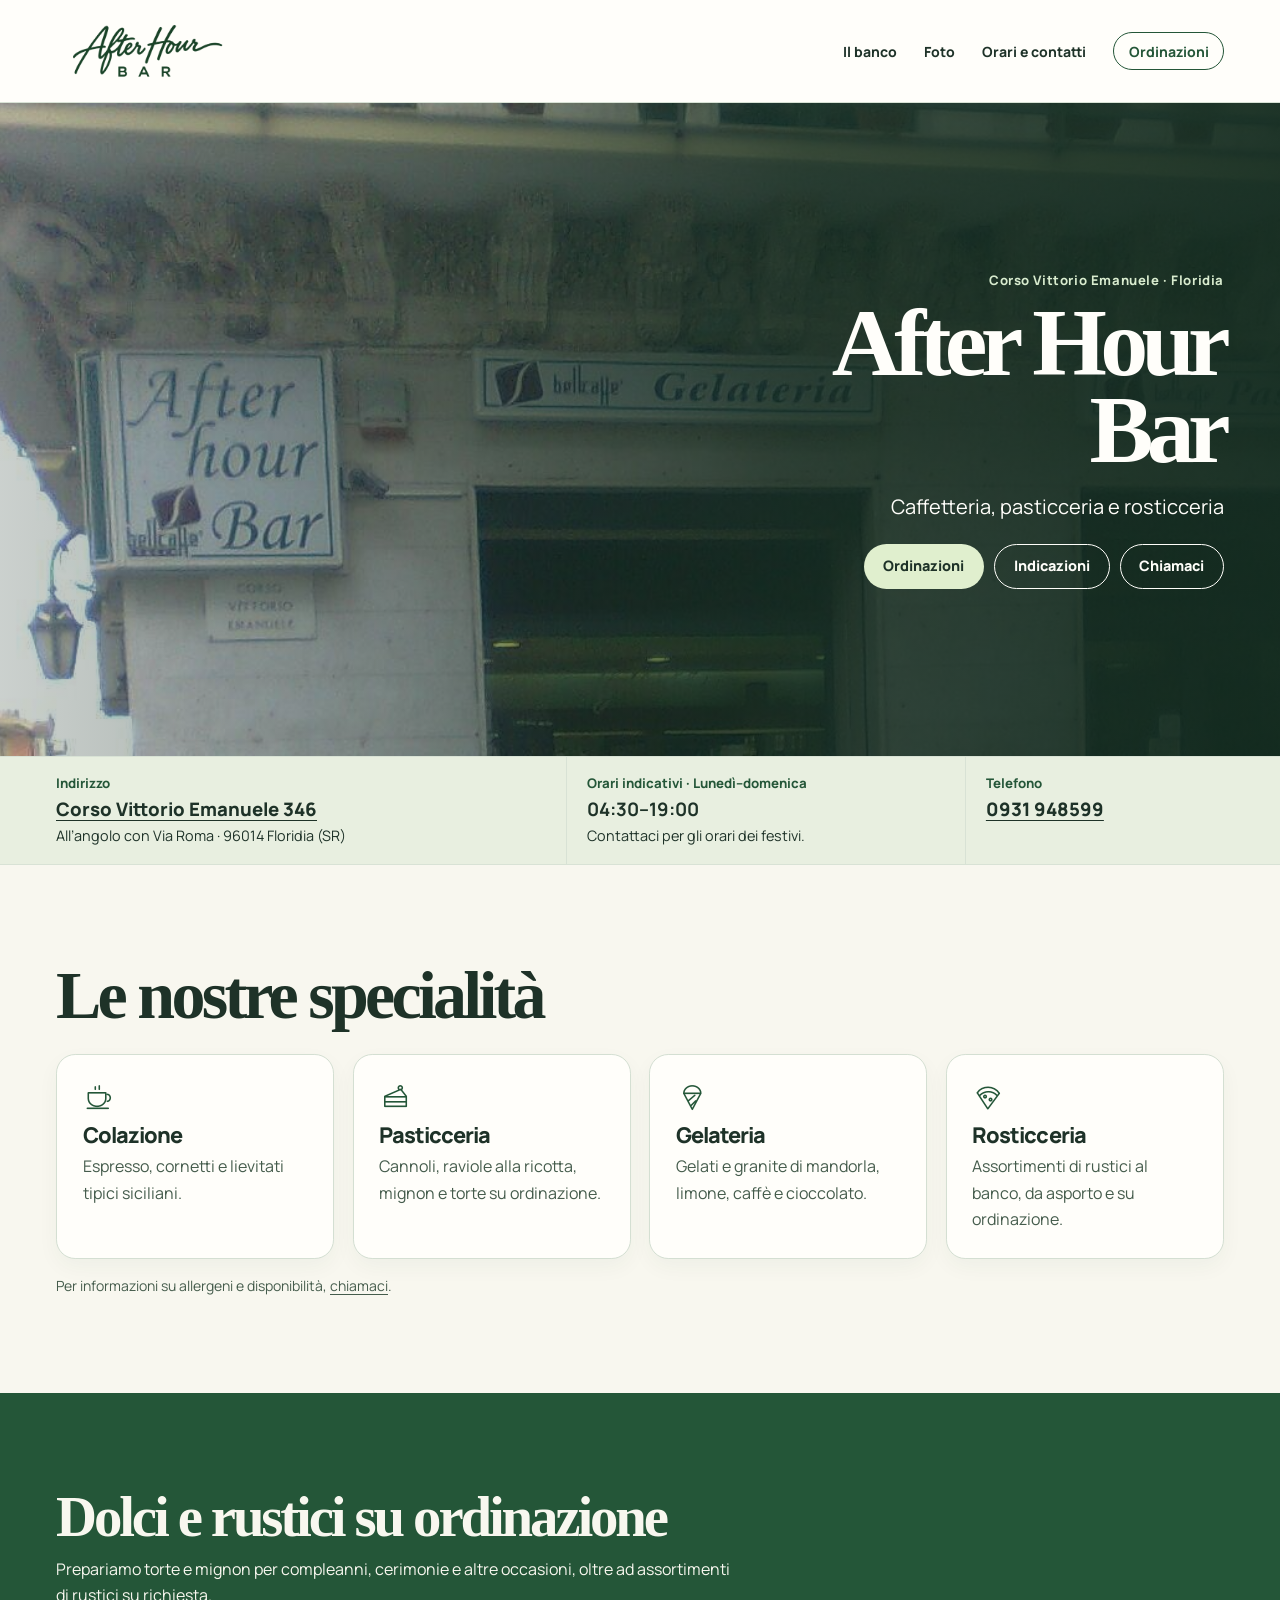
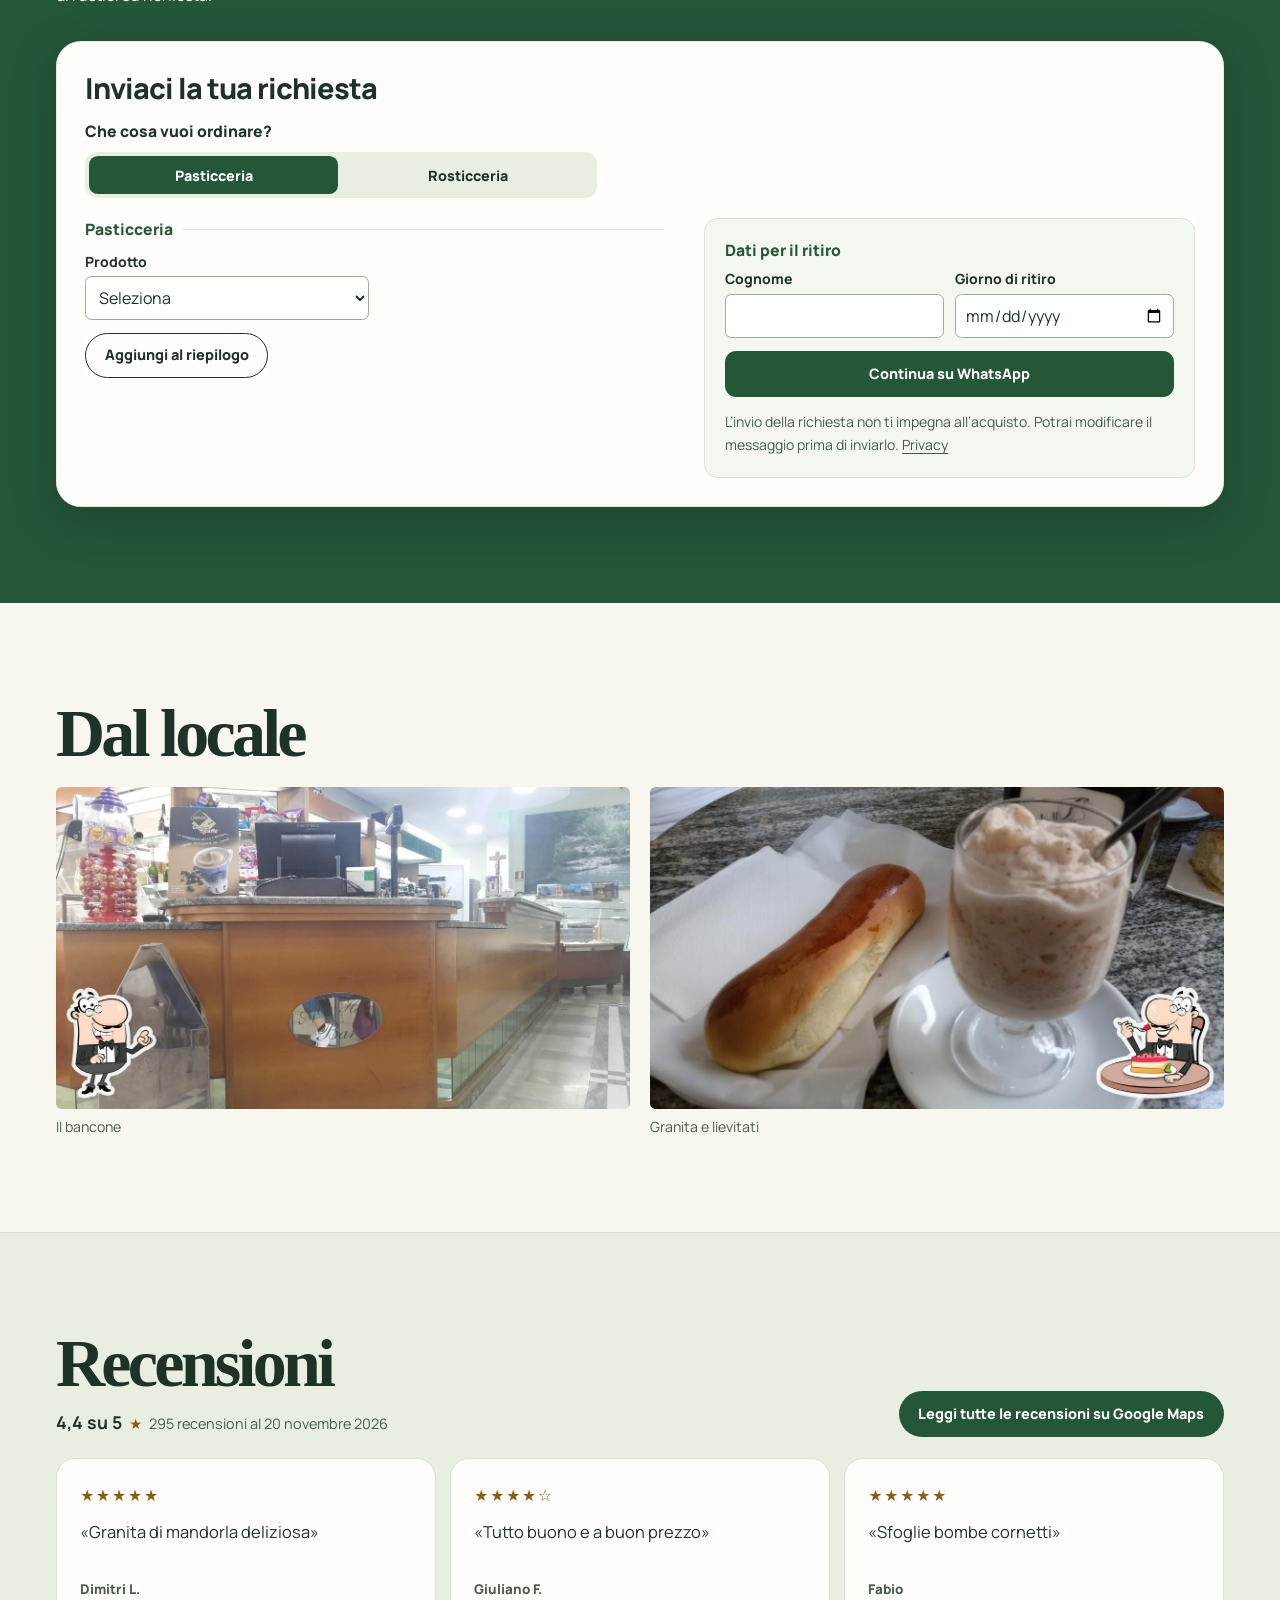
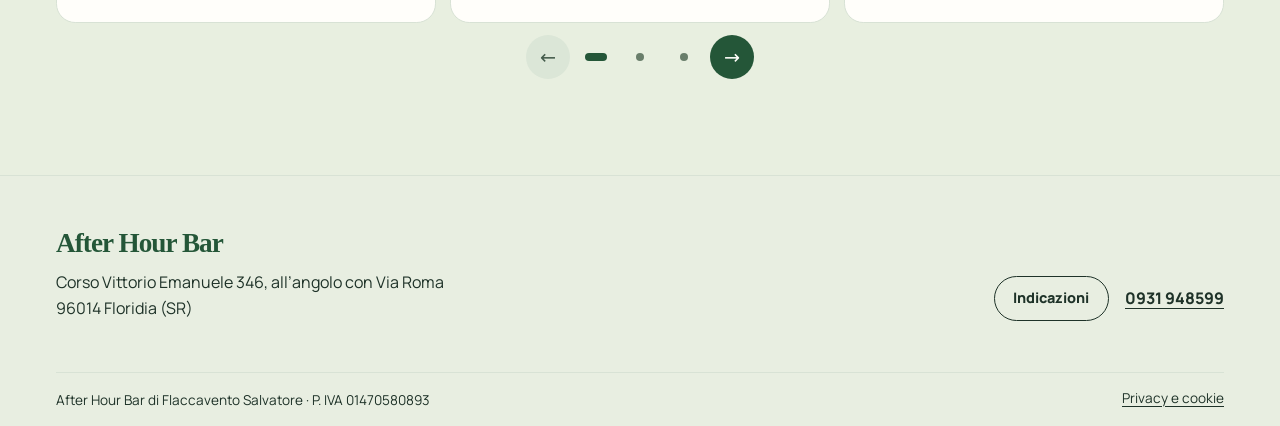
<file: index.html>
<!doctype html>
<html lang="it">
<head>
<meta charset="utf-8">
<meta name="viewport" content="width=device-width, initial-scale=1">
<meta name="description" content="After Hour Bar a Floridia. Colazioni, pasticceria, granite e rosticceria. Torte e rustici su ordinazione. Orari, contatti e indicazioni.">
<meta name="theme-color" content="#245638">
<meta name="referrer" content="no-referrer">
<title>After Hour Bar · Caffetteria e pasticceria a Floridia</title>
<link rel="icon" type="image/png" href="logo-after-hour-05-verde.png">
<link rel="stylesheet" href="style.css?v=recensioni-touch">
<script src="ordini.js?v=19" defer></script>
<script src="effetti.js?v=3" defer></script>
</head>
<body>
<a class="skip" href="#main">Vai al contenuto</a>
<header class="masthead">
  <div class="wrap header">
    <a class="brand" href="./"><img src="logo-after-hour-05-verde.png" alt="After Hour Bar" width="1920" height="819"></a>
    <nav aria-label="Navigazione principale">
      <a href="#banco">Il banco</a>
      <a href="#titolo-foto">Foto</a>
      <a href="#visita">Orari e contatti</a>
      <a class="nav-order" href="#ordinazioni">Ordinazioni</a>
    </nav>
  </div>
</header>
<main id="main">
  <section class="hero" aria-labelledby="titolo">
    <div class="wrap hero-grid">
      <div class="hero-copy">
        <p class="eyebrow">Corso Vittorio Emanuele · Floridia</p>
        <h1 id="titolo">After Hour Bar</h1>
        <p class="lead">Caffetteria, pasticceria e rosticceria</p>
        <div class="actions">
          <a class="button primary" href="#ordinazioni">Ordinazioni</a>
          <a class="button secondary" href="https://www.google.com/maps/dir/?api=1&amp;destination=After%20Hour%20Bar%2C%20Corso%20Vittorio%20Emanuele%20346%2C%2096014%20Floridia" rel="noreferrer">Indicazioni</a>
          <a class="button secondary" href="tel:+390931948599">Chiamaci</a>
        </div>
      </div>
      <figure class="hero-visual">
        <img src="bar-esterno.jpg" alt="La facciata dell’After Hour Bar sul Corso Vittorio Emanuele" width="1200" height="526" fetchpriority="high">
      </figure>
    </div>
  </section>

  <section class="visit" id="visita" aria-label="Orari e contatti">
    <dl class="wrap visit-grid">
      <div>
        <dt>Indirizzo</dt>
        <dd><a href="https://www.google.com/maps/dir/?api=1&amp;destination=After%20Hour%20Bar%2C%20Corso%20Vittorio%20Emanuele%20346%2C%2096014%20Floridia" rel="noreferrer">Corso Vittorio Emanuele 346</a></dd>
        <dd>All’angolo con Via Roma · 96014 Floridia (SR)</dd>
      </div>
      <div>
        <dt>Orari indicativi · Lunedì–domenica</dt>
        <dd><strong>04:30–19:00</strong></dd>
        <dd>Contattaci per gli orari dei festivi.</dd>
      </div>
      <div>
        <dt>Telefono</dt>
        <dd><a href="tel:+390931948599">0931 948599</a></dd>
      </div>
    </dl>
  </section>

  <section class="wrap section-space" id="banco" aria-labelledby="titolo-banco">
    <h2 class="reveal" id="titolo-banco">Le nostre specialità</h2>
    <ul class="offer">
      <li class="offer-card reveal"><span class="specialty-icon" aria-hidden="true"></span><div class="specialty-copy"><h3>Colazione</h3><p>Espresso, cornetti e lievitati tipici siciliani.</p></div></li>
      <li class="offer-card reveal"><span class="specialty-icon" aria-hidden="true"></span><div class="specialty-copy"><h3>Pasticceria</h3><p>Cannoli, raviole alla ricotta, mignon e torte su ordinazione.</p></div></li>
      <li class="offer-card reveal"><span class="specialty-icon" aria-hidden="true"></span><div class="specialty-copy"><h3>Gelateria</h3><p>Gelati e granite di mandorla, limone, caffè e cioccolato.</p></div></li>
      <li class="offer-card reveal"><span class="specialty-icon" aria-hidden="true"></span><div class="specialty-copy"><h3>Rosticceria</h3><p>Assortimenti di rustici al banco, da asporto e su ordinazione.</p></div></li>
    </ul>
    <p class="note">Per informazioni su allergeni e disponibilità, <a href="tel:+390931948599">chiamaci</a>.</p>
  </section>

  <section class="orders section-space" id="ordinazioni" aria-labelledby="titolo-ordinazioni">
    <div class="wrap orders-layout">
      <div class="orders-intro">
        <h2 class="reveal" id="titolo-ordinazioni">Dolci e rustici su ordinazione</h2>
        <p class="orders-lead">Prepariamo torte e mignon per compleanni, cerimonie e altre occasioni, oltre ad assortimenti di rustici su richiesta.</p>
      </div>
      <div class="order-panel reveal">
        <div id="order-picker" hidden>
          <h3>Inviaci la tua richiesta</h3>
          <fieldset class="order-switch">
            <legend>Che cosa vuoi ordinare?</legend>
            <div class="order-switch-options">
              <label><input type="radio" name="order-kind" value="pasticceria" checked><span>Pasticceria</span></label>
              <label><input type="radio" name="order-kind" value="rosticceria"><span>Rosticceria</span></label>
            </div>
          </fieldset>
          <form id="order-form" class="order-form" aria-label="Richiesta di ordinazione" novalidate>
            <div class="order-selection">
              <fieldset id="order-torte" class="order-group order-products">
                <legend>Pasticceria</legend>
                <div class="order-fields">
                  <div>
                    <label for="cake-type">Prodotto</label>
                    <select id="cake-type" name="type" required>
                      <option value="">Seleziona</option>
                      <option>Torta gelato</option>
                      <option>Torta classica</option>
                      <option>Mignon</option>
                    </select>
                  </div>
                  <div id="cake-format" hidden>
                    <label for="cake-size">Formato</label>
                    <select id="cake-size" name="size" aria-describedby="cake-size-help" required>
                      <option value="">Seleziona</option>
                      <option>Piccola</option>
                      <option>Media</option>
                      <option>Grande</option>
                    </select>
                    <p class="field-help" id="cake-size-help">Il formato determina il peso della torta.</p>
                  </div>
                  <div id="mignon-weight-field" hidden>
                    <label for="mignon-weight">Peso dei mignon (g)</label>
                    <select id="mignon-weight" name="weight" aria-describedby="mignon-weight-help" required disabled>
                      <option value="">Seleziona il peso</option>
                      <option value="250">250 g</option>
                      <option value="500">500 g</option>
                      <option value="750">750 g</option>
                      <option value="1000">1 kg</option>
                      <option value="1250">1,25 kg</option>
                      <option value="1500">1,5 kg</option>
                      <option value="1750">1,75 kg</option>
                      <option value="2000">2 kg</option>
                      <option value="2250">2,25 kg</option>
                      <option value="2500">2,5 kg</option>
                    </select>
                    <p class="field-help" id="mignon-weight-help">Da 250 g a 2,5 kg.</p>
                  </div>
                </div>
                <fieldset class="mignon-preferences" id="mignon-preferences" hidden disabled>
                  <legend>Preferenze per i mignon</legend>
                  <p class="field-help">Scegli i tipi che preferisci, poi abbina i gusti.</p>
                  <div class="mignon-choice-stack">
                    <fieldset class="mignon-choice mignon-types">
                      <legend>Tipi di mignon</legend>
                      <div class="mignon-type-grid">
                      <label for="mignon-bigne"><input id="mignon-bigne" name="mignonType" type="checkbox" value="Bignè"><span>Bignè</span></label>
                      <label for="mignon-cannolini"><input id="mignon-cannolini" name="mignonType" type="checkbox" value="Cannolini"><span>Cannolini</span></label>
                      <label for="mignon-baba"><input id="mignon-baba" name="mignonType" type="checkbox" value="Mini babà"><span>Mini babà</span></label>
                      <label for="mignon-tartellette"><input id="mignon-tartellette" name="mignonType" type="checkbox" value="Tartellette"><span>Tartellette</span></label>
                      </div>
                    </fieldset>
                    <div class="mignon-by-type" id="mignon-by-type" hidden>
                      <p class="field-help">Per ogni tipo puoi scegliere uno o più gusti. Selezionali tutti per un mix completo.</p>
                      <fieldset class="mignon-flavour-row mignon-choice" data-mignon-kind="Bignè" hidden disabled>
                        <legend>Bignè</legend>
                        <div class="mignon-flavour-options">
                          <label for="mignon-bigne-cioccolato"><input id="mignon-bigne-cioccolato" type="checkbox" value="Cioccolato"><span>Cioccolato</span></label>
                          <label for="mignon-bigne-crema"><input id="mignon-bigne-crema" type="checkbox" value="Crema pasticcera"><span>Crema pasticcera</span></label>
                          <label for="mignon-bigne-ricotta"><input id="mignon-bigne-ricotta" type="checkbox" value="Ricotta"><span>Ricotta</span></label>
                        </div>
                      </fieldset>
                      <fieldset class="mignon-flavour-row mignon-choice" data-mignon-kind="Cannolini" hidden disabled>
                        <legend>Cannolini</legend>
                        <div class="mignon-flavour-options">
                          <label for="mignon-cannolini-cioccolato"><input id="mignon-cannolini-cioccolato" type="checkbox" value="Cioccolato"><span>Cioccolato</span></label>
                          <label for="mignon-cannolini-crema"><input id="mignon-cannolini-crema" type="checkbox" value="Crema pasticcera"><span>Crema pasticcera</span></label>
                          <label for="mignon-cannolini-ricotta"><input id="mignon-cannolini-ricotta" type="checkbox" value="Ricotta"><span>Ricotta</span></label>
                        </div>
                      </fieldset>
                      <fieldset class="mignon-flavour-row mignon-choice" data-mignon-kind="Mini babà" hidden disabled>
                        <legend>Mini babà</legend>
                        <div class="mignon-flavour-options">
                          <label for="mignon-baba-cioccolato"><input id="mignon-baba-cioccolato" type="checkbox" value="Cioccolato"><span>Cioccolato</span></label>
                          <label for="mignon-baba-crema"><input id="mignon-baba-crema" type="checkbox" value="Crema pasticcera"><span>Crema pasticcera</span></label>
                          <label for="mignon-baba-ricotta"><input id="mignon-baba-ricotta" type="checkbox" value="Ricotta"><span>Ricotta</span></label>
                        </div>
                      </fieldset>
                      <fieldset class="mignon-flavour-row mignon-choice" data-mignon-kind="Tartellette" hidden disabled>
                        <legend>Tartellette</legend>
                        <div class="mignon-flavour-options">
                          <label for="mignon-tartellette-cioccolato"><input id="mignon-tartellette-cioccolato" type="checkbox" value="Cioccolato"><span>Cioccolato</span></label>
                          <label for="mignon-tartellette-crema"><input id="mignon-tartellette-crema" type="checkbox" value="Crema pasticcera"><span>Crema pasticcera</span></label>
                          <label for="mignon-tartellette-ricotta"><input id="mignon-tartellette-ricotta" type="checkbox" value="Ricotta"><span>Ricotta</span></label>
                        </div>
                      </fieldset>
                    </div>
                  </div>
                  <label for="mignon-notes">Altre preferenze <span class="field-optional">· facoltativo</span></label>
                  <input id="mignon-notes" name="mignonNotes" type="text" maxlength="160" placeholder="Indica eventuali altri tipi o gusti">
                </fieldset>
                <div id="cake-flavours-field" hidden>
                  <label for="cake-flavours">Gusti</label>
                  <input id="cake-flavours" name="flavours" type="text" maxlength="160" placeholder="Indica uno o più gusti" required>
                </div>
                <div id="cake-topping-field" hidden>
                  <label for="cake-topping">Copertura <span class="field-optional">· facoltativa</span></label>
                  <select id="cake-topping" name="topping" disabled>
                    <option value="">Seleziona la copertura</option>
                    <option>Panna</option>
                    <option>Glassa al cioccolato</option>
                  </select>
                </div>
                <div id="cake-decoration" hidden>
                  <label for="cake-inscription">Scritta sulla torta <span class="field-optional">· facoltativa</span></label>
                  <input id="cake-inscription" name="inscription" type="text" maxlength="100" placeholder="Ad esempio: Buon compleanno, Anna!">
                </div>
                <div class="pastry-add">
                  <button class="button secondary" id="add-pastry" type="button">Aggiungi al riepilogo</button>
                  <p class="field-help" id="pastry-status" role="status"></p>
                </div>
              </fieldset>
              <fieldset id="order-rosticceria" class="rustici-options order-products" hidden disabled aria-describedby="rustici-help">
                <legend>Rosticceria</legend>
                <p class="field-help" id="rustici-help">Apri una categoria per scegliere le varietà. Usa − e + per indicare le quantità.</p>
                <div class="rustici-grid">
                  <details class="quantity-group" name="varieta-rosticceria">
                    <summary>
                      <span class="quantity-name">Arancini</span>
                      <span class="quantity-total">3 varietà</span>
                    </summary>
                    <div class="quantity-group-items">
                      <div class="quantity-row">
                        <span class="quantity-name" id="product-arancini-al-forno">Al forno</span>
                        <div class="quantity-stepper" role="group" aria-labelledby="product-arancini-al-forno">
                          <button type="button" data-step="-1" aria-label="Diminuisci la quantità di arancini al forno" aria-disabled="true">−</button>
                          <output aria-label="Quantità di arancini al forno" data-quantity="Arancini al forno">0</output>
                          <button type="button" data-step="1" aria-label="Aumenta la quantità di arancini al forno">+</button>
                        </div>
                      </div>
                      <div class="quantity-row">
                        <span class="quantity-name" id="product-arancini-al-ragu">Al ragù</span>
                        <div class="quantity-stepper" role="group" aria-labelledby="product-arancini-al-ragu">
                          <button type="button" data-step="-1" aria-label="Diminuisci la quantità di arancini al ragù" aria-disabled="true">−</button>
                          <output aria-label="Quantità di arancini al ragù" data-quantity="Arancini al ragù">0</output>
                          <button type="button" data-step="1" aria-label="Aumenta la quantità di arancini al ragù">+</button>
                        </div>
                      </div>
                      <div class="quantity-row">
                        <span class="quantity-name" id="product-arancini-con-spinaci">Con spinaci</span>
                        <div class="quantity-stepper" role="group" aria-labelledby="product-arancini-con-spinaci">
                          <button type="button" data-step="-1" aria-label="Diminuisci la quantità di arancini con spinaci" aria-disabled="true">−</button>
                          <output aria-label="Quantità di arancini con spinaci" data-quantity="Arancini con spinaci">0</output>
                          <button type="button" data-step="1" aria-label="Aumenta la quantità di arancini con spinaci">+</button>
                        </div>
                      </div>
                    </div>
                  </details>
                  <div class="quantity-row">
                    <span class="quantity-name" id="product-cornetti">Cornetti salati</span>
                    <div class="quantity-stepper" role="group" aria-labelledby="product-cornetti">
                      <button type="button" data-step="-1" aria-label="Diminuisci la quantità di cornetti salati" aria-disabled="true">−</button>
                      <output aria-label="Quantità di cornetti salati" data-quantity="Cornetti salati">0</output>
                      <button type="button" data-step="1" aria-label="Aumenta la quantità di cornetti salati">+</button>
                    </div>
                  </div>
                  <details class="quantity-group" name="varieta-rosticceria">
                    <summary>
                      <span class="quantity-name">Pizze</span>
                      <span class="quantity-total">3 varietà</span>
                    </summary>
                    <div class="quantity-group-items">
                      <div class="quantity-row">
                        <span class="quantity-name" id="product-pizze-capricciosa">Capricciosa</span>
                        <div class="quantity-stepper" role="group" aria-labelledby="product-pizze-capricciosa">
                          <button type="button" data-step="-1" aria-label="Diminuisci la quantità di pizza capricciosa" aria-disabled="true">−</button>
                          <output aria-label="Quantità di pizza capricciosa" data-quantity="Pizza capricciosa">0</output>
                          <button type="button" data-step="1" aria-label="Aumenta la quantità di pizza capricciosa">+</button>
                        </div>
                      </div>
                      <div class="quantity-row">
                        <span class="quantity-name" id="product-pizze-margherita">Margherita</span>
                        <div class="quantity-stepper" role="group" aria-labelledby="product-pizze-margherita">
                          <button type="button" data-step="-1" aria-label="Diminuisci la quantità di pizza margherita" aria-disabled="true">−</button>
                          <output aria-label="Quantità di pizza margherita" data-quantity="Pizza margherita">0</output>
                          <button type="button" data-step="1" aria-label="Aumenta la quantità di pizza margherita">+</button>
                        </div>
                      </div>
                      <div class="quantity-row">
                        <span class="quantity-name" id="product-pizze-prosciutto-cotto">Prosciutto cotto</span>
                        <div class="quantity-stepper" role="group" aria-labelledby="product-pizze-prosciutto-cotto">
                          <button type="button" data-step="-1" aria-label="Diminuisci la quantità di pizza con prosciutto cotto" aria-disabled="true">−</button>
                          <output aria-label="Quantità di pizza con prosciutto cotto" data-quantity="Pizza con prosciutto cotto">0</output>
                          <button type="button" data-step="1" aria-label="Aumenta la quantità di pizza con prosciutto cotto">+</button>
                        </div>
                      </div>
                    </div>
                  </details>
                  <details class="quantity-group" name="varieta-rosticceria">
                    <summary>
                      <span class="quantity-name">Pizzoli</span>
                      <span class="quantity-total">3 varietà</span>
                    </summary>
                    <div class="quantity-group-items">
                      <div class="quantity-row">
                        <span class="quantity-name" id="product-pizzoli-prosciutto">Prosciutto</span>
                        <div class="quantity-stepper" role="group" aria-labelledby="product-pizzoli-prosciutto">
                          <button type="button" data-step="-1" aria-label="Diminuisci la quantità di pizzoli con prosciutto" aria-disabled="true">−</button>
                          <output aria-label="Quantità di pizzoli con prosciutto" data-quantity="Pizzoli con prosciutto">0</output>
                          <button type="button" data-step="1" aria-label="Aumenta la quantità di pizzoli con prosciutto">+</button>
                        </div>
                      </div>
                      <div class="quantity-row">
                        <span class="quantity-name" id="product-pizzoli-salame-piccante">Salame piccante</span>
                        <div class="quantity-stepper" role="group" aria-labelledby="product-pizzoli-salame-piccante">
                          <button type="button" data-step="-1" aria-label="Diminuisci la quantità di pizzoli al salame piccante" aria-disabled="true">−</button>
                          <output aria-label="Quantità di pizzoli al salame piccante" data-quantity="Pizzoli al salame piccante">0</output>
                          <button type="button" data-step="1" aria-label="Aumenta la quantità di pizzoli al salame piccante">+</button>
                        </div>
                      </div>
                      <div class="quantity-row">
                        <span class="quantity-name" id="product-pizzoli-spinaci">Spinaci</span>
                        <div class="quantity-stepper" role="group" aria-labelledby="product-pizzoli-spinaci">
                          <button type="button" data-step="-1" aria-label="Diminuisci la quantità di pizzoli con spinaci" aria-disabled="true">−</button>
                          <output aria-label="Quantità di pizzoli con spinaci" data-quantity="Pizzoli con spinaci">0</output>
                          <button type="button" data-step="1" aria-label="Aumenta la quantità di pizzoli con spinaci">+</button>
                        </div>
                      </div>
                    </div>
                  </details>
                  <details class="quantity-group" name="varieta-rosticceria">
                    <summary>
                      <span class="quantity-name">Sfoglie</span>
                      <span class="quantity-total">3 varietà</span>
                    </summary>
                    <div class="quantity-group-items">
                      <div class="quantity-row">
                        <span class="quantity-name" id="product-sfoglie-prosciutto">Prosciutto</span>
                        <div class="quantity-stepper" role="group" aria-labelledby="product-sfoglie-prosciutto">
                          <button type="button" data-step="-1" aria-label="Diminuisci la quantità di sfoglie con prosciutto" aria-disabled="true">−</button>
                          <output aria-label="Quantità di sfoglie con prosciutto" data-quantity="Sfoglie con prosciutto">0</output>
                          <button type="button" data-step="1" aria-label="Aumenta la quantità di sfoglie con prosciutto">+</button>
                        </div>
                      </div>
                      <div class="quantity-row">
                        <span class="quantity-name" id="product-sfoglie-spinaci">Spinaci</span>
                        <div class="quantity-stepper" role="group" aria-labelledby="product-sfoglie-spinaci">
                          <button type="button" data-step="-1" aria-label="Diminuisci la quantità di sfoglie con spinaci" aria-disabled="true">−</button>
                          <output aria-label="Quantità di sfoglie con spinaci" data-quantity="Sfoglie con spinaci">0</output>
                          <button type="button" data-step="1" aria-label="Aumenta la quantità di sfoglie con spinaci">+</button>
                        </div>
                      </div>
                      <div class="quantity-row">
                        <span class="quantity-name" id="product-sfoglie-wurstel">Würstel</span>
                        <div class="quantity-stepper" role="group" aria-labelledby="product-sfoglie-wurstel">
                          <button type="button" data-step="-1" aria-label="Diminuisci la quantità di sfoglie con würstel" aria-disabled="true">−</button>
                          <output aria-label="Quantità di sfoglie con würstel" data-quantity="Sfoglie con würstel">0</output>
                          <button type="button" data-step="1" aria-label="Aumenta la quantità di sfoglie con würstel">+</button>
                        </div>
                      </div>
                    </div>
                  </details>
                  <div class="quantity-row">
                    <span class="quantity-name" id="product-strudel">Strudel</span>
                    <div class="quantity-stepper" role="group" aria-labelledby="product-strudel">
                      <button type="button" data-step="-1" aria-label="Diminuisci la quantità di strudel" aria-disabled="true">−</button>
                      <output aria-label="Quantità di strudel" data-quantity="Strudel">0</output>
                      <button type="button" data-step="1" aria-label="Aumenta la quantità di strudel">+</button>
                    </div>
                  </div>
                </div>
              </fieldset>
              <div class="order-shortcut" id="order-shortcut" hidden>
                <span id="order-shortcut-count"></span>
                <button class="button primary" id="show-order-recap" type="button">Vedi riepilogo <span aria-hidden="true">↓</span></button>
              </div>
            </div>
            <div class="order-side">
              <section class="rustici-recap" id="order-recap" aria-labelledby="order-recap-title" tabindex="-1" hidden>
                <div class="recap-heading"><h4 id="order-recap-title">Riepilogo dell’ordine</h4></div>
                <div id="pastry-recap" hidden>
                  <h5>Pasticceria</h5>
                  <ul id="pastry-recap-items"></ul>
                </div>
                <div id="rustici-recap" hidden>
                  <div class="recap-heading">
                    <h5>Rosticceria</h5>
                    <span id="rustici-recap-total"></span>
                  </div>
                  <ul id="rustici-recap-items"></ul>
                </div>
              </section>
              <fieldset class="order-group">
                <legend>Dati per il ritiro</legend>
                <div class="order-fields">
                  <div><label for="order-surname">Cognome</label><input id="order-surname" name="surname" type="text" autocomplete="family-name" maxlength="80" required></div>
                  <div><label for="order-date">Giorno di ritiro</label><input id="order-date" name="date" type="date" required></div>
                </div>
              </fieldset>
              <div id="rustici-notes-field" hidden>
                <label for="rustici-notes">Preferenze <span class="field-optional">· facoltativo</span></label>
                <textarea id="rustici-notes" name="notes" disabled maxlength="300" rows="2" placeholder="Ad esempio: confezioni separate"></textarea>
              </div>
              <p class="field-error" id="order-empty-error" role="alert" hidden>Aggiungi almeno un articolo al riepilogo per proseguire.</p>
              <button class="button primary order-submit" type="submit" aria-describedby="order-note">Continua su WhatsApp</button>
              <p class="note order-note" id="order-note">L’invio della richiesta non ti impegna all’acquisto. Potrai modificare il messaggio prima di inviarlo. <a href="privacy.html">Privacy</a></p>
            </div>
          </form>
        </div>
        <a id="order-fallback" class="button primary" href="https://wa.me/393394803273" rel="noreferrer">Continua su WhatsApp</a>
        <p class="note order-note order-fallback-note">L’invio della richiesta non ti impegna all’acquisto. Potrai modificare il messaggio prima di inviarlo. <a href="privacy.html">Privacy</a></p>
      </div>
    </div>
  </section>

  <section class="wrap section-space gallery" aria-labelledby="titolo-foto">
    <h2 class="reveal" id="titolo-foto">Dal locale</h2>
    <div class="gallery-grid reveal">
      <figure><img src="bar-interno.jpg" alt="Il bancone in legno con la macchina del caffè e le vetrine" width="1200" height="675" loading="lazy"><figcaption>Il bancone</figcaption></figure>
      <figure><img src="bar-granita.jpg" alt="Granita in coppa accompagnata da un lievitato" width="1200" height="675" loading="lazy"><figcaption>Granita e lievitati</figcaption></figure>
    </div>
  </section>

  <section class="reviews section-space" id="recensioni" aria-labelledby="titolo-recensioni">
    <div class="wrap">
      <div class="reviews-header reveal">
        <div>
          <h2 id="titolo-recensioni">Recensioni</h2>
          <p class="reviews-rating"><strong>4,4 su 5</strong> <span class="reviews-star" aria-hidden="true">★</span> <span>295 recensioni al <time datetime="2026-11-20">20 novembre 2026</time></span></p>
        </div>
        <a class="button primary" href="https://www.google.com/maps/place//data=!4m4!3m3!1s0x1313d3dfac6e0881:0x2f46b0cf2dad206e!9m1!1b1?hl=it" rel="noreferrer">Leggi tutte le recensioni su Google Maps</a>
      </div>
      <ul class="reviews-slider" id="reviews-slider" role="list" aria-label="Estratti delle recensioni" tabindex="0">
        <li>
          <figure>
            <p class="reviews-stars" role="img" aria-label="5 stelle su 5">★★★★★</p>
            <blockquote>«Granita di mandorla deliziosa»</blockquote>
            <figcaption>Dimitri L.</figcaption>
          </figure>
        </li>
        <li>
          <figure>
            <p class="reviews-stars" role="img" aria-label="4 stelle su 5">★★★★<span>☆</span></p>
            <blockquote>«Tutto buono e a buon prezzo»</blockquote>
            <figcaption>Giuliano F.</figcaption>
          </figure>
        </li>
        <li>
          <figure>
            <p class="reviews-stars" role="img" aria-label="5 stelle su 5">★★★★★</p>
            <blockquote>«Sfoglie bombe cornetti»</blockquote>
            <figcaption>Fabio</figcaption>
          </figure>
        </li>
        <li>
          <figure>
            <p class="reviews-stars" role="img" aria-label="3 stelle su 5">★★★☆☆</p>
            <blockquote>«Caffè servito anche ai tavoli di buona qualità.»</blockquote>
            <figcaption>Giuseppe I.</figcaption>
          </figure>
        </li>
        <li>
          <figure>
            <p class="reviews-stars" role="img" aria-label="5 stelle su 5">★★★★★</p>
            <blockquote>«Colazione buona e abbondante»</blockquote>
            <figcaption>Antonello M.</figcaption>
          </figure>
        </li>
      </ul>
      <div class="reviews-controls" role="group" aria-label="Navigazione delle recensioni" hidden>
        <button class="reviews-arrow" type="button" data-review-step="-1" aria-label="Recensione precedente" aria-controls="reviews-slider"><span aria-hidden="true">←</span></button>
        <div class="reviews-dots"></div>
        <button class="reviews-arrow" type="button" data-review-step="1" aria-label="Recensione successiva" aria-controls="reviews-slider"><span aria-hidden="true">→</span></button>
      </div>
    </div>
  </section>
</main>
<footer class="site-footer">
  <div class="wrap footer-grid">
    <div>
      <p class="footer-name">After Hour Bar</p>
      <address>Corso Vittorio Emanuele 346, all’angolo con Via Roma<br>96014 Floridia (SR)</address>
    </div>
    <div class="footer-actions">
      <a class="button secondary" href="https://www.google.com/maps/dir/?api=1&amp;destination=After%20Hour%20Bar%2C%20Corso%20Vittorio%20Emanuele%20346%2C%2096014%20Floridia" rel="noreferrer">Indicazioni</a>
      <a class="footer-phone" href="tel:+390931948599">0931 948599</a>
    </div>
  </div>
  <div class="wrap footer-legal">
    <p>After Hour Bar di Flaccavento Salvatore · P. IVA 01470580893</p>
    <a href="privacy.html">Privacy e cookie</a>
  </div>
</footer>
</body>
</html>
</file>
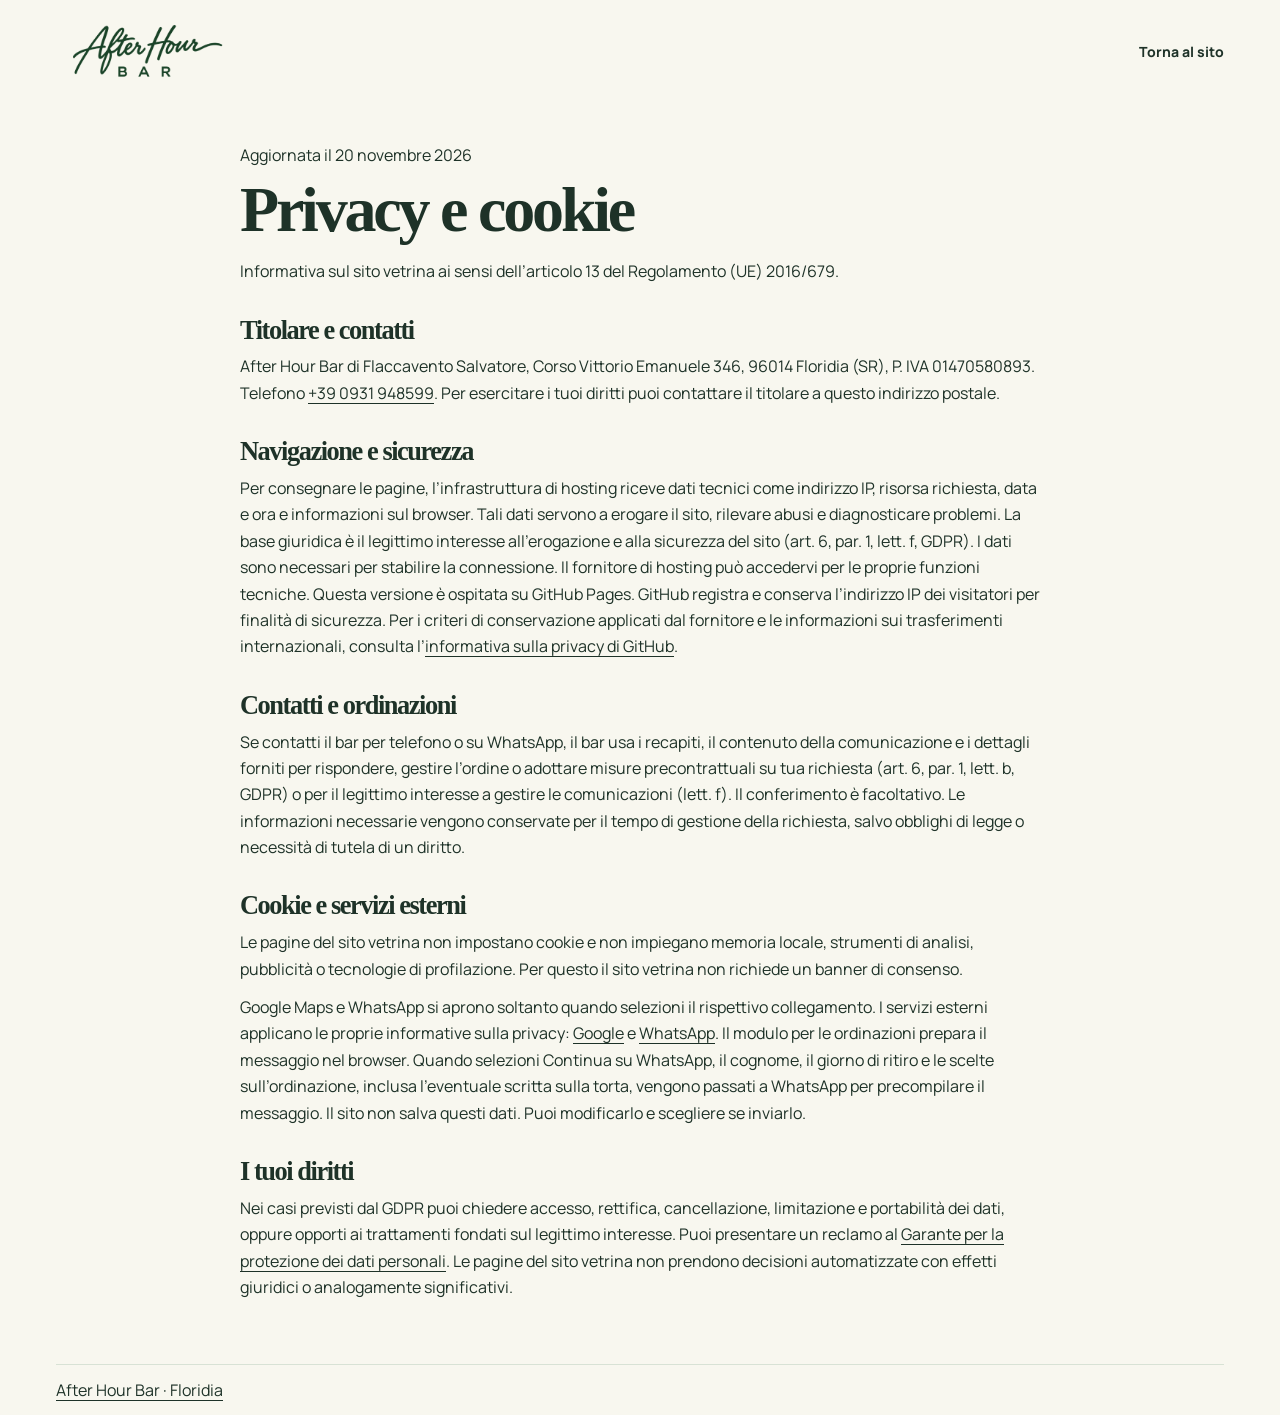
<file: privacy.html>
<!doctype html>
<html lang="it">
<head>
<meta charset="utf-8">
<meta name="viewport" content="width=device-width, initial-scale=1">
<meta name="referrer" content="no-referrer">
<title>Privacy e cookie · After Hour Bar</title>
<link rel="icon" type="image/png" href="logo-after-hour-05-verde.png">
<link rel="stylesheet" href="style.css?v=recensioni-touch">
</head>
<body>
<header class="wrap header"><a class="brand" href="./"><img src="logo-after-hour-05-verde.png" alt="After Hour Bar" width="1920" height="819"></a><nav aria-label="Navigazione principale"><a href="./">Torna al sito</a></nav></header>
<main class="wrap policy">
<p class="label">Aggiornata il 20 novembre 2026</p>
<h1>Privacy e cookie</h1>
<p>Informativa sul sito vetrina ai sensi dell’articolo 13 del Regolamento (UE) 2016/679.</p>
<h2>Titolare e contatti</h2>
<p>After Hour Bar di Flaccavento Salvatore, Corso Vittorio Emanuele 346, 96014 Floridia (SR), P. IVA 01470580893. Telefono <a href="tel:+390931948599">+39 0931 948599</a>. Per esercitare i tuoi diritti puoi contattare il titolare a questo indirizzo postale.</p>
<h2>Navigazione e sicurezza</h2>
<p>Per consegnare le pagine, l’infrastruttura di hosting riceve dati tecnici come indirizzo IP, risorsa richiesta, data e ora e informazioni sul browser. Tali dati servono a erogare il sito, rilevare abusi e diagnosticare problemi. La base giuridica è il legittimo interesse all’erogazione e alla sicurezza del sito (art. 6, par. 1, lett. f, GDPR). I dati sono necessari per stabilire la connessione. Il fornitore di hosting può accedervi per le proprie funzioni tecniche. Questa versione è ospitata su GitHub Pages. GitHub registra e conserva l’indirizzo IP dei visitatori per finalità di sicurezza. Per i criteri di conservazione applicati dal fornitore e le informazioni sui trasferimenti internazionali, consulta l’<a href="https://docs.github.com/en/site-policy/privacy-policies/github-general-privacy-statement" rel="noreferrer">informativa sulla privacy di GitHub</a>.</p>
<h2>Contatti e ordinazioni</h2>
<p>Se contatti il bar per telefono o su WhatsApp, il bar usa i recapiti, il contenuto della comunicazione e i dettagli forniti per rispondere, gestire l’ordine o adottare misure precontrattuali su tua richiesta (art. 6, par. 1, lett. b, GDPR) o per il legittimo interesse a gestire le comunicazioni (lett. f). Il conferimento è facoltativo. Le informazioni necessarie vengono conservate per il tempo di gestione della richiesta, salvo obblighi di legge o necessità di tutela di un diritto.</p>
<h2>Cookie e servizi esterni</h2>
<p>Le pagine del sito vetrina non impostano cookie e non impiegano memoria locale, strumenti di analisi, pubblicità o tecnologie di profilazione. Per questo il sito vetrina non richiede un banner di consenso.</p>
<p>Google Maps e WhatsApp si aprono soltanto quando selezioni il rispettivo collegamento. I servizi esterni applicano le proprie informative sulla privacy: <a href="https://policies.google.com/privacy?hl=it" rel="noreferrer">Google</a> e <a href="https://www.whatsapp.com/legal/privacy-policy-eea?lang=it" rel="noreferrer">WhatsApp</a>. Il modulo per le ordinazioni prepara il messaggio nel browser. Quando selezioni Continua su WhatsApp, il cognome, il giorno di ritiro e le scelte sull’ordinazione, inclusa l’eventuale scritta sulla torta, vengono passati a WhatsApp per precompilare il messaggio. Il sito non salva questi dati. Puoi modificarlo e scegliere se inviarlo.</p>
<h2>I tuoi diritti</h2>
<p>Nei casi previsti dal GDPR puoi chiedere accesso, rettifica, cancellazione, limitazione e portabilità dei dati, oppure opporti ai trattamenti fondati sul legittimo interesse. Puoi presentare un reclamo al <a href="https://www.garanteprivacy.it/" rel="noreferrer">Garante per la protezione dei dati personali</a>. Le pagine del sito vetrina non prendono decisioni automatizzate con effetti giuridici o analogamente significativi.</p>
</main>
<footer class="wrap footer"><a href="./">After Hour Bar · Floridia</a></footer>
</body>
</html>
</file>
<file: style.css>
@font-face {
  font-family: Manrope;
  src: url("manrope.ttf") format("truetype");
  font-style: normal;
  font-weight: 200 800;
  font-display: swap;
}
:root {
  color-scheme: light;
  --paper: #f8f7ef;
  --card: #fffefa;
  --ink: #1e3228;
  --accent: #245638;
  --muted: #455c4c;
  --line: #d8e2d5;
  --light: #e8efe0;
  --type: Manrope, system-ui, sans-serif;
  --display: Georgia, "Times New Roman", serif;
  font-family: var(--type);
  color: var(--ink);
  background: var(--paper);
}
* { box-sizing: border-box; }
[hidden] { display: none !important; }
body, h1, h2, h3, p, figure, dl, dd { margin: 0; }
p { line-height: 1.65; }
a { color: inherit; text-underline-offset: .22em; }
a:hover { text-decoration-thickness: 2px; }
:focus-visible { outline: 2px solid currentColor; outline-offset: 4px; }
.wrap { width: min(calc(100% - 3rem), 73rem); margin-inline: auto; }
.section-space { padding-block: clamp(2.7rem, 7.5vw, 6.25rem); }
.skip { position: absolute; top: .8rem; left: 1rem; z-index: 3; transform: translateY(-200%); padding: .7rem 1rem; background: var(--card); }
.skip:focus { transform: none; }
.masthead { border-bottom: 1px solid var(--line); background: var(--card); }
.header, .footer { display: flex; justify-content: space-between; flex-wrap: wrap; align-items: center; gap: .65rem 1.2rem; padding-block: .85rem; }
.brand { display: inline-flex; flex: none; align-items: center; text-decoration: none; }
.brand img { display: block; width: clamp(9rem, 15vw, 11rem); height: auto; }
nav { display: flex; flex-wrap: wrap; align-items: center; gap: .15rem clamp(.7rem, 2.3vw, 1.7rem); font-size: .875rem; font-weight: 750; }
nav a { padding: .55rem 0; text-decoration: none; }
nav a:hover { text-decoration: underline; }
.nav-order { padding: .55rem .9rem; border: 1px solid var(--accent); border-radius: 2rem; color: var(--accent); }
.nav-order:hover { background: var(--light); }
.hero { position: relative; isolation: isolate; display: grid; align-items: center; min-height: clamp(29rem, 51vw, 41rem); overflow: hidden; color: #fffefa; background: #203b2a; }
.hero::before { content: ""; position: absolute; inset: 0; z-index: -1; background: linear-gradient(270deg, #142c20ef 0%, #142c20cf 37%, #142c206d 70%, #142c2038 100%); }
.hero .eyebrow { color: #d9eccf; }
.hero .button.primary { color: #1e3228; background: #e0efce; }
.hero .button.primary:hover { background: #f4f8e9; }
.hero .button.primary:focus-visible { outline-color: #fffefa; }
.hero .button.secondary:hover { background: #ffffff22; }
.hero-grid { display: flex; justify-content: flex-end; padding-block: clamp(3rem, 7vw, 6.35rem); }
.hero-copy { max-width: 40rem; text-align: right; }
.hero .actions { justify-content: flex-end; }
.eyebrow { color: var(--accent); font-weight: 750; font-size: .82rem; letter-spacing: .045em; }
.hero h1 { max-width: 10ch; margin: .55rem 0 0 auto; font: bold clamp(3.75rem, 7.5vw, 7.25rem)/.9 var(--display); letter-spacing: -.07em; }
.lead { margin-top: 1.05rem; font-size: clamp(1rem, 2vw, 1.25rem); }
.actions { display: flex; flex-wrap: wrap; gap: .65rem; margin-top: 1.3rem; }
.button { display: inline-flex; align-items: center; justify-content: center; min-height: 2.85rem; padding: .6rem 1.16rem; border: 1px solid transparent; border-radius: 2rem; font: 800 .9rem/1.4 var(--type); text-decoration: none; text-align: center; cursor: pointer; }
.button.primary { color: var(--card); background: var(--accent); }
.button.primary:hover { background: #173e28; }
.button.primary:focus-visible { outline-color: var(--accent); }
.button.secondary { border-color: currentColor; background: transparent; color: inherit; }
.button.secondary:hover { background: #24563812; }
.hero-visual { position: absolute; inset: 0; z-index: -2; }
.hero-visual img { display: block; width: 100%; height: 100%; object-fit: cover; object-position: 30% 58%; }
.visit { background: var(--light); border-block: 1px solid var(--line); }
.visit-grid { display: grid; grid-template-columns: 1.28fr 1fr .65fr; }
.visit-grid > div { padding: 1.05rem .8rem 1.1rem 0; }
.visit-grid > div + div { border-left: 1px solid var(--line); padding-left: 1.25rem; }
.visit dt { color: var(--accent); font-size: .83rem; font-weight: 750; margin-bottom: .25rem; }
.visit dd { font-size: .9rem; line-height: 1.45; }
.visit dd:first-of-type { font-size: clamp(.95rem, 1.9vw, 1.16rem); font-weight: 800; margin-bottom: .2rem; }
h2 { font: bold clamp(2.25rem, 5.5vw, 4.25rem)/1 var(--display); letter-spacing: -.055em; }
h3 { font: 800 clamp(1.12rem, 2.1vw, 1.4rem)/1.25 var(--type); letter-spacing: -.035em; }
.offer { display: grid; grid-template-columns: repeat(4, minmax(0, 1fr)); gap: clamp(.65rem, 1.9vw, 1.15rem); list-style: none; margin: 1.55rem 0 0; padding: 0; }
.offer-card { display: grid; align-content: start; gap: .65rem; min-width: 0; padding: clamp(1rem, 2.35vw, 1.6rem); border: 1px solid #d4dfd2; border-radius: 1.2rem; background: var(--card); box-shadow: 0 .5rem 1.3rem #203d260b; }
.specialty-icon { display: block; width: 2rem; height: 2rem; background: url("icone-specialita.png") no-repeat 0 0 / 8rem 2rem; }
.offer-card:nth-child(2) .specialty-icon { background-position-x: -2rem; }
.offer-card:nth-child(3) .specialty-icon { background-position-x: -4rem; }
.offer-card:nth-child(4) .specialty-icon { background-position-x: -6rem; }
.offer-card h3 { color: var(--ink); font: 800 clamp(1.08rem, 1.7vw, 1.4rem)/1.15 var(--type); letter-spacing: -.045em; }
.specialty-copy { display: grid; gap: .33rem; min-width: 0; text-align: left; }
.offer-card p { color: var(--muted); }
.note { margin-top: .9rem; font-size: .875rem; color: var(--muted); }
.orders { color: var(--paper); background: var(--accent); }
.orders-layout { display: grid; gap: clamp(1.2rem, 3vw, 2rem); }
.orders h2 { font-size: clamp(2.25rem, 4.65vw, 3.55rem); text-wrap: balance; }
.orders-lead { margin-top: .65rem; max-width: 68ch; }
.order-panel { min-width: 0; padding: clamp(1rem, 3vw, 1.75rem); color: var(--ink); background: var(--card); border: 1px solid #e4ebe0; border-radius: 1.55rem; box-shadow: 0 .8rem 2.5rem #162d2160; }
.order-form label { display: block; font-size: .875rem; font-weight: 750; margin-bottom: .32rem; }
.order-form input:not([type="checkbox"]), .order-form select, .order-form textarea { width: 100%; min-width: 0; min-height: 2.75rem; border: 1px solid #9dac9b; border-radius: .4rem; background: white; color: var(--ink); font: inherit; padding: .45rem .55rem; }
.order-fields { display: grid; grid-template-columns: 1fr 1fr; gap: .65rem; }
.order-panel .note { margin-top: .75rem; }
.gallery-grid { display: grid; grid-template-columns: 1fr 1fr; gap: clamp(.65rem, 2vw, 1.25rem); margin-top: 1.25rem; }
.gallery-grid img { display: block; width: 100%; height: auto; border-radius: .35rem; }
.gallery-grid figcaption { margin-top: .45rem; color: var(--muted); font-size: .88rem; }
.reviews { background: var(--light); border-top: 1px solid var(--line); }
.reviews-header { display: flex; flex-wrap: wrap; align-items: end; justify-content: space-between; gap: 1rem 1.5rem; }
.reviews-header h2 { text-wrap: balance; }
.reviews-rating { display: flex; flex-wrap: wrap; align-items: baseline; column-gap: .45rem; margin-top: .7rem; color: var(--muted); font-size: .9rem; }
.reviews-rating strong { color: var(--ink); font-size: 1.1rem; }
.reviews-star, .reviews-stars { color: #8b5b16; }
.reviews-controls { display: flex; align-items: center; justify-content: center; gap: .25rem; margin-top: .8rem; }
.reviews-arrow, .reviews-dots button { display: grid; place-items: center; width: 2.75rem; height: 2.75rem; padding: 0; border: 0; border-radius: 50%; cursor: pointer; touch-action: manipulation; }
.reviews-arrow { flex: none; color: var(--card); background: var(--accent); font: 1.2rem/1 system-ui; }
.reviews-arrow[aria-disabled="true"] { color: var(--muted); background: #dbe6d7; cursor: default; }
.reviews-dots { display: flex; flex-wrap: wrap; justify-content: center; }
.reviews-dots button { width: clamp(1.875rem, 8vw, 2.75rem); background: transparent; }
.reviews-dots button::before { content: ""; width: .5rem; height: .5rem; border-radius: 1rem; background: #697e6b; }
.reviews-dots button[aria-current="true"]::before { width: 1.35rem; background: var(--accent); }
.reviews-slider { display: grid; grid-auto-flow: column; grid-auto-columns: calc((100% - 1.8rem) / 3); gap: .9rem; margin: 1.35rem 0 0; padding: 0 0 .65rem; list-style: none; overflow-x: auto; overscroll-behavior-x: contain; scroll-snap-type: x mandatory; scrollbar-color: var(--accent) var(--light); }
.reviews-slider:has(+ .reviews-controls:not([hidden])) { padding-bottom: 0; scrollbar-width: none; }
.reviews-slider li { display: grid; min-height: 10rem; padding: clamp(1rem, 3vw, 1.45rem); border: 1px solid var(--line); border-radius: 1.2rem; background: var(--card); scroll-snap-align: start; }
.reviews-slider figure { display: grid; grid-template-rows: auto 1fr auto; gap: .65rem; }
.reviews-stars { font-size: .98rem; letter-spacing: .12em; }
.reviews-slider blockquote { margin: 0; font-size: 1.03rem; line-height: 1.55; }
.reviews-slider figcaption { color: var(--muted); font-size: .84rem; font-weight: 800; }
@media (max-width: 900px) {
  .reviews-slider { grid-auto-columns: calc((100% - .9rem) / 2); }
}
@media (max-width: 540px) {
  .reviews-slider { grid-auto-columns: 88%; gap: .65rem; }
}
@media (prefers-reduced-motion: no-preference) {
  .reviews-slider { scroll-behavior: smooth; }
}
.site-footer { background: #e8eee1; border-top: 1px solid var(--line); }
.footer-grid { display: grid; grid-template-columns: 1fr auto; align-items: end; gap: 1rem 2rem; padding-block: clamp(1.65rem, 5vw, 3.2rem); }
.footer-grid address { margin-top: .7rem; font-style: normal; line-height: 1.6; }
.footer-name { color: var(--accent); font: bold 1.7rem/1.15 var(--display); letter-spacing: -.035em; }
.footer-actions { display: flex; align-items: center; flex-wrap: wrap; gap: .65rem 1rem; }
.footer-phone { font-weight: 750; }
.footer-legal { display: flex; justify-content: space-between; flex-wrap: wrap; gap: .7rem 1.25rem; padding-block: .95rem; border-top: 1px solid var(--line); font-size: .85rem; }
.policy { max-width: 50rem; padding-block: 2.5rem 4rem; }
.policy h1 { font: bold clamp(2.5rem, 7vw, 4rem)/1 var(--display); letter-spacing: -.05em; margin: .6rem 0 1rem; }
.policy h2 { font-size: 1.65rem; margin: 2rem 0 .65rem; }
.policy p + p { margin-top: .75rem; }
.footer { border-top: 1px solid var(--line); }
@media (max-width: 760px) {
  .wrap { width: calc(100% - 2rem); }
  .footer-grid { grid-template-columns: 1fr; }
  .hero h1 { max-width: 14ch; font-size: clamp(3.35rem, 11vw, 5.5rem); }
  .hero::before { background: linear-gradient(270deg, #142c20f0, #142c2098); }
  .hero-visual img { object-position: 21% center; }
  .visit-grid { grid-template-columns: 1fr 1fr; }
  .visit-grid > div:first-child { grid-column: 1 / -1; border-bottom: 1px solid var(--line); }
  .visit-grid > div:nth-child(2) { border-left: 0; padding-left: 0; }
}
@media (max-width: 370px) {
}

.order-form { display: grid; grid-template-columns: minmax(0, 1.18fr) minmax(0, 1fr); align-items: start; gap: 1rem clamp(1rem, 3.5vw, 2.5rem); margin-top: 1.25rem; }
.order-products { min-width: 0; }
.order-selection { display: grid; min-width: 0; gap: 1.35rem; }
#order-torte { display: grid; gap: .8rem; }
.order-side { display: grid; min-width: 0; gap: .85rem; padding: clamp(.85rem, 2vw, 1.25rem); border: 1px solid var(--line); border-radius: .85rem; background: #f4f7ef; }
.order-side .order-group { border: 0; padding: 0; }
.order-side .order-group legend { margin-bottom: .5rem; }
.order-form .button { justify-self: start; }
.order-switch, .order-group, .rustici-options { min-width: 0; border: 0; margin: 0; padding: 0; }
.order-switch legend, .order-group legend, .rustici-options legend { padding: 0; font-weight: 800; font-size: .98rem; }
.order-switch { max-width: 32rem; }
.order-switch-options { display: grid; grid-template-columns: repeat(2, minmax(0, 1fr)); gap: .35rem; margin-top: .6rem; padding: .25rem; border-radius: .75rem; background: var(--light); }
.order-switch-options label { position: relative; }
.order-switch-options input { position: absolute; opacity: 0; width: 1px; height: 1px; }
.order-switch-options span { display: block; padding: .62rem .4rem; text-align: center; font-size: .89rem; font-weight: 800; border-radius: .55rem; cursor: pointer; }
.order-switch-options input:checked + span { color: white; background: var(--accent); }
.order-switch-options input:focus-visible + span { outline: 2px solid var(--accent); outline-offset: 3px; }
.field-help, .field-optional { font-size: .82rem; font-weight: 550; color: var(--muted); }
.field-help { margin-top: .25rem; }
.rustici-grid { display: grid; gap: .55rem; margin-top: .7rem; }
.quantity-row { display: grid; grid-template-columns: minmax(0, 1fr) auto; align-items: center; gap: .6rem; padding: .45rem .65rem .45rem .85rem; border: 1px solid var(--line); border-radius: .68rem; background: var(--card); }
.quantity-row[data-selected] { border-color: #99b398; background: var(--light); }
.quantity-name { font-size: .9rem; font-weight: 750; }
.quantity-stepper { display: grid; grid-template-columns: 2.75rem minmax(2ch, auto) 2.75rem; align-items: center; gap: .4rem; text-align: center; }
.quantity-stepper button { min-height: 2.75rem; border: 1px solid #9bb39d; border-radius: .58rem; color: var(--accent); background: white; font: 800 1.22rem/1 var(--type); cursor: pointer; }
.quantity-stepper button[data-step="1"] { color: white; border-color: var(--accent); background: var(--accent); }
.quantity-stepper button[data-step="1"]:hover { background: #173e28; }
.quantity-stepper button[data-step="-1"]:not([aria-disabled="true"]):hover { background: var(--light); }
.quantity-stepper button[aria-disabled="true"] { color: #69796d; border-color: var(--line); background: #f2f4ee; cursor: default; }
.quantity-stepper output { min-width: 2ch; font-weight: 800; font-variant-numeric: tabular-nums; }
.field-error { margin-top: .4rem; color: #942020; font-size: .85rem; font-weight: 750; }
@media (prefers-reduced-motion: no-preference) {
  .offer-card { transition: transform .2s ease, box-shadow .2s ease; }
  .offer-card:hover { transform: translateY(-.2rem); box-shadow: 0 .65rem 1.65rem #203d2618; }
  .reveal {
    transition: opacity .7s ease, translate .7s cubic-bezier(.2, .75, .25, 1), transform .2s ease, box-shadow .2s ease;
    transition-delay: var(--reveal-delay, 0s), var(--reveal-delay, 0s), 0s, 0s;
  }
  .reveal-pending { opacity: .26; translate: 0 1.8rem; }
  .reveal-pending:focus-within { opacity: 1; translate: none; transition-delay: 0s; }
  .offer-card:nth-child(2) { --reveal-delay: .09s; }
  .offer-card:nth-child(3) { --reveal-delay: .18s; }
  .offer-card:nth-child(4) { --reveal-delay: .27s; }
}

.order-panel h3 { font-size: clamp(1.35rem, 3vw, 1.8rem); margin-bottom: .9rem; }
.order-group, .rustici-options { border-top: 1px solid var(--line); padding-top: .7rem; }
.order-group legend, .rustici-options legend { padding-right: .6rem; color: var(--accent); }
.order-form .order-submit { justify-self: stretch; border-radius: .7rem; }
@media (max-width: 930px) {
  .offer { grid-template-columns: repeat(2, minmax(0, 1fr)); }
}
@media (max-width: 440px) {
  .offer { grid-template-columns: 1fr; }
}

.quantity-group { border: 1px solid var(--line); border-radius: .7rem; background: var(--card); }
.quantity-group:has([data-selected]), .quantity-group[open] { border-color: #9ab69c; }
.quantity-group summary { display: grid; grid-template-columns: minmax(0, 1fr) auto 1rem; align-items: center; gap: .6rem; min-height: 3.55rem; padding: .5rem .85rem; border-radius: .63rem; list-style: none; cursor: pointer; }
.quantity-group summary::-webkit-details-marker { display: none; }
.quantity-group summary:hover, .quantity-group[open] summary { background: var(--light); }
.quantity-group[open] summary { border-radius: .63rem .63rem 0 0; }
.quantity-group summary::after { content: ""; justify-self: center; width: .48rem; height: .48rem; border: solid var(--accent); border-width: 0 2px 2px 0; transform: translateY(-.13rem) rotate(45deg); }
.quantity-group[open] summary::after { transform: translateY(.13rem) rotate(225deg); }
.quantity-total { padding: .18rem .55rem; border-radius: 1rem; background: #eef2e8; color: var(--muted); font-size: .8rem; font-weight: 750; }
.quantity-group:has([data-selected]) .quantity-total { background: var(--accent); color: white; }
.quantity-group-items { padding: 0 .65rem 0 .9rem; border-top: 1px solid #d4e0cf; background: #f5f8f0; border-radius: 0 0 .63rem .63rem; }
.quantity-group-items .quantity-row { padding: .35rem 0 .35rem .28rem; border: 0; background: transparent; border-radius: 0; }
.quantity-group-items .quantity-row + .quantity-row { border-top: 1px solid var(--line); }
.quantity-group-items [data-selected] .quantity-name { color: var(--accent); }
.rustici-recap { padding: .85rem 1rem; border: 1px solid #cadcc6; border-radius: .72rem; background: var(--light); }
.recap-heading, .rustici-recap li { display: flex; align-items: baseline; justify-content: space-between; gap: .6rem; }
.recap-heading h4 { margin: 0; font-size: .93rem; color: var(--accent); }
.recap-heading span { font-size: .85rem; font-weight: 800; }
.rustici-recap ul { display: grid; gap: .28rem; margin: .55rem 0 0; padding: .45rem 0 0; list-style: none; border-top: 1px solid #cadcc6; font-size: .85rem; }
.rustici-recap strong { white-space: nowrap; }

.mignon-preferences, .mignon-choice { min-width: 0; margin: 0; padding: 0; border: 0; }
.mignon-preferences { padding: .8rem; border: 1px solid var(--line); border-radius: .7rem; background: #f5f8f0; }
.mignon-preferences > legend { padding: 0 .4rem; color: var(--accent); font-weight: 800; font-size: .95rem; }
.mignon-choice-stack { display: grid; gap: .8rem; margin-block: .6rem .85rem; }
.mignon-type-grid { display: grid; grid-template-columns: repeat(2, minmax(0, 1fr)); gap: .35rem; }
.mignon-type-grid label { margin: 0; }
.mignon-by-type { display: grid; gap: .55rem; }
.mignon-flavour-row { padding: .45rem .55rem .55rem; border: 1px solid var(--line); border-radius: .55rem; background: var(--card); }
.mignon-flavour-row legend { padding-inline: .25rem; color: var(--accent); }
.mignon-flavour-options { display: flex; flex-wrap: wrap; gap: .34rem; }
.mignon-flavour-options label { margin: 0; }
.mignon-choice legend { margin-bottom: .36rem; padding: 0; font-size: .88rem; font-weight: 800; }
.mignon-choice label { display: flex; align-items: center; gap: .5rem; min-height: 2.6rem; padding: .45rem .55rem; border: 1px solid var(--line); border-radius: .45rem; background: var(--card); cursor: pointer; }
.mignon-choice label:has(:checked) { color: var(--accent); background: var(--light); border-color: #9ab69c; }
.mignon-choice input { flex: none; width: 1.04rem; height: 1.04rem; margin: 0; accent-color: var(--accent); }

.rustici-recap li { align-items: center; }
.recap-actions { display: flex; align-items: center; flex: 0 0 auto; gap: clamp(.25rem, 1vw, .55rem); }
.recap-remove { min-height: 2.5rem; padding: .2rem .48rem; border: 1px solid #abc4a9; border-radius: .45rem; color: var(--accent); background: var(--card); font: 750 .8rem/1.2 var(--type); cursor: pointer; }
.recap-remove:hover { border-color: var(--accent); background: #e2ecdf; }

.order-panel .order-note { margin-top: 0; }
#order-fallback[hidden] + .order-fallback-note { display: none; }

.rustici-recap h5 { margin: .65rem 0 0; color: var(--accent); font-size: .86rem; }
.rustici-recap ul { margin-top: .35rem; }
.recap-product { min-width: 0; }
.recap-product strong, .recap-product small { display: block; white-space: normal; overflow-wrap: anywhere; }
.recap-product small { margin-top: .2rem; color: var(--muted); font-size: .78rem; }

.pastry-add { display: flex; align-items: center; flex-wrap: wrap; gap: .35rem .8rem; }
.pastry-add .field-help { margin: 0; }
.pastry-add .field-help:empty { position: absolute; }
.order-shortcut { display: none; }

@media (max-width: 760px) {
  .orders-layout { width: min(calc(100% - 1.25rem), 73rem); }
  .orders-intro { padding-inline: .5rem; }
  .order-panel { padding: clamp(.75rem, 3vw, 1.2rem); }
  .order-form { grid-template-columns: minmax(0, 1fr); }
  .order-switch { max-width: none; }
  .order-switch-options span { display: grid; align-items: center; min-height: 2.75rem; }
  .order-form input:not([type="checkbox"]), .order-form select, .order-form textarea { font-size: 1rem; min-height: 3rem; }
  .order-form :is(input, select, textarea, button, summary) { scroll-margin-block: 1rem 5rem; }
  .quantity-row, .quantity-group summary { padding-inline: .65rem; }
  .quantity-group-items { padding-inline: .65rem; }
  .quantity-group-items .quantity-row { padding-inline: 0; }
  .quantity-name { overflow-wrap: anywhere; }
  .quantity-stepper { grid-template-columns: 2.75rem minmax(2ch, auto) 2.75rem; gap: .3rem; }
  .quantity-stepper button { padding: 0; }
  .quantity-stepper button, .recap-remove { touch-action: manipulation; }
  .mignon-choice label, .recap-remove { min-height: 2.75rem; }
  .pastry-add .button { width: 100%; min-height: 3rem; border-radius: .7rem; }
  .order-form .order-submit { min-height: 3.15rem; }
  .order-shortcut { position: sticky; z-index: 1; bottom: env(safe-area-inset-bottom, 0px); display: flex; flex-wrap: wrap; justify-content: space-between; align-items: center; gap: .3rem .65rem; padding: .35rem .4rem .35rem .7rem; border: 1px solid #cadcc6; border-radius: .75rem; background: var(--light); box-shadow: 0 .3rem 1rem #203d2630; }
  .order-shortcut > span { font-size: .875rem; font-weight: 800; }
  .order-shortcut .button { gap: .4rem; border-radius: .55rem; }
  .order-selection:has(:is(input[type="text"], textarea):focus) .order-shortcut { position: static; }
  #order-recap { scroll-margin-top: .75rem; }
}

@media (max-width: 480px) {
  .order-fields { grid-template-columns: minmax(0, 1fr); }
  .rustici-recap { padding-inline: .65rem; }
}
</file>
